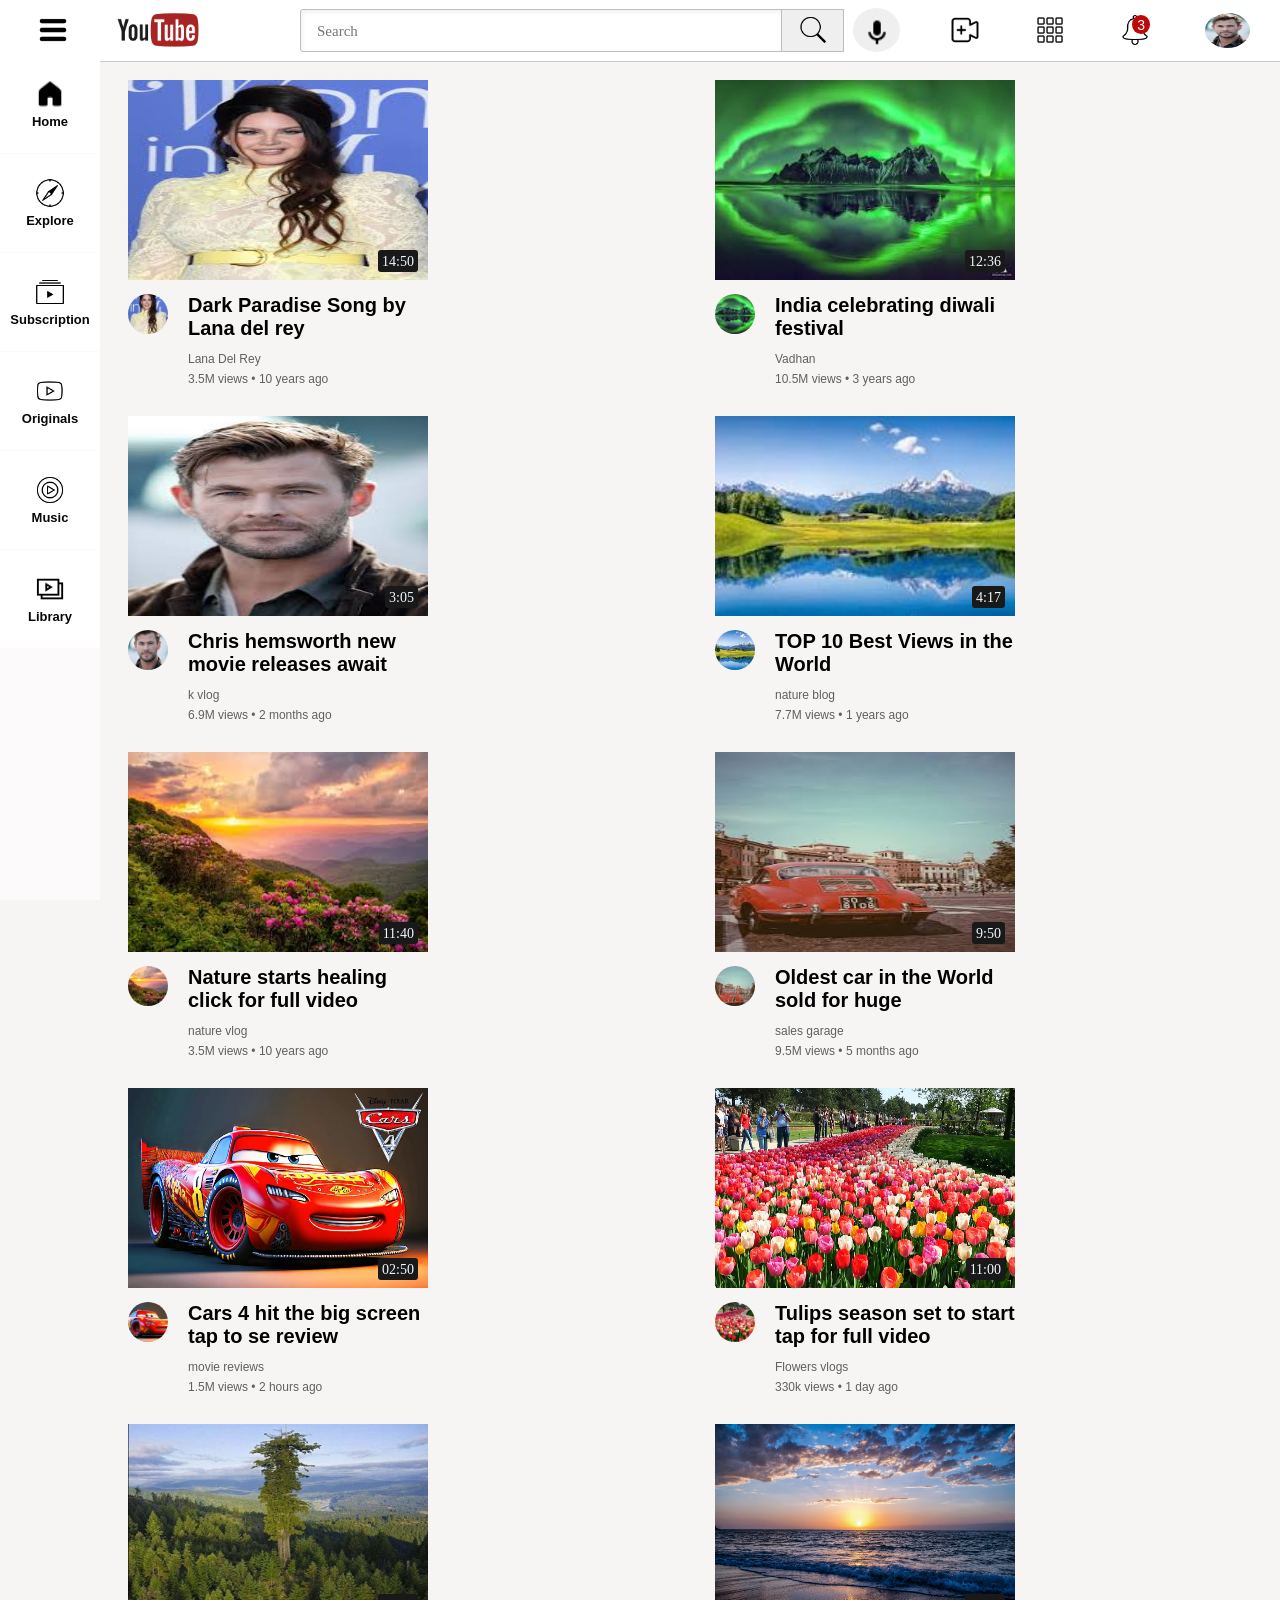
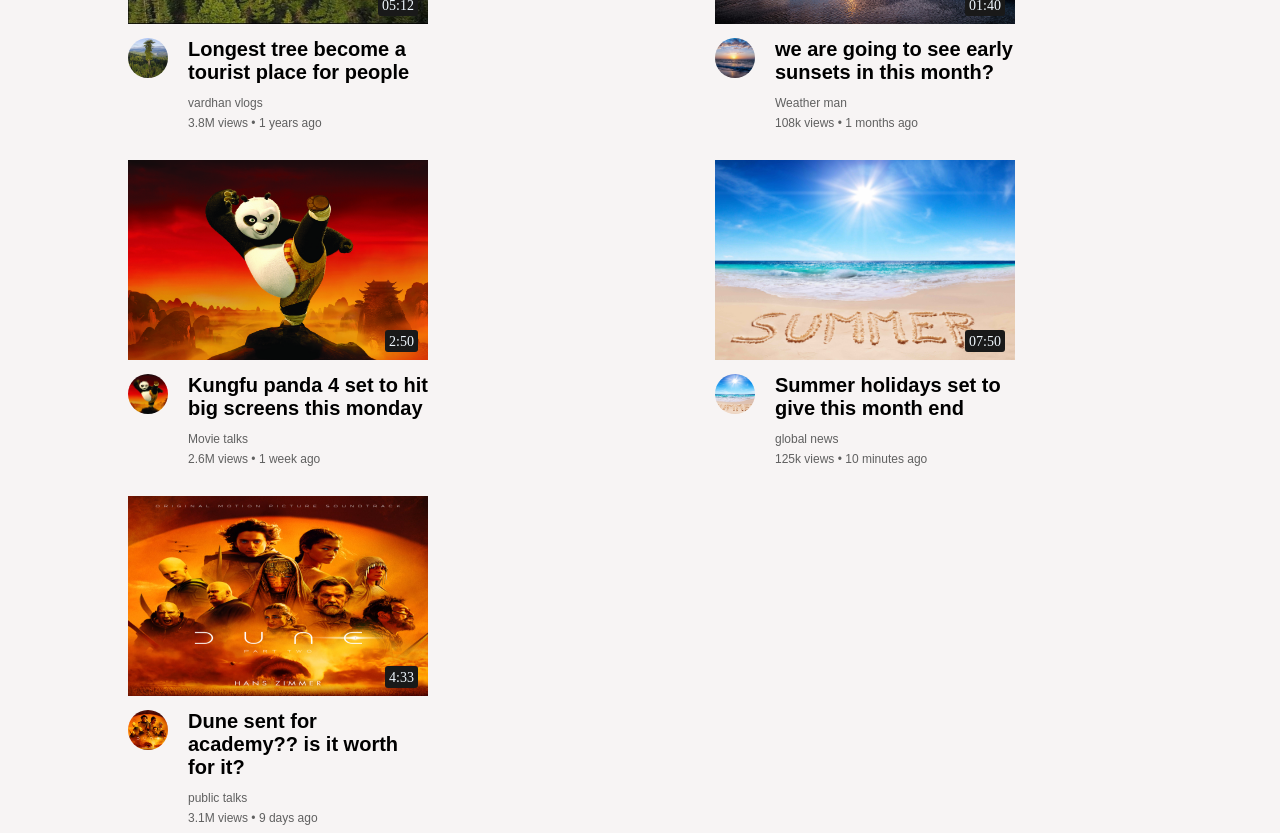
<file: index.html>
<!DOCTYPE html>
<html lang="en">
<head>
    <title>Youtube Clone</title>
</head>
<link rel="stylesheet" href="styles/body.CSS">
<link rel="stylesheet" href="styles/images.CSS">
<link rel="stylesheet" href="styles/header.CSS">
<link rel="stylesheet" href="styles/sidebar.CSS">


<body>   
        <!--header Row-->

    <div class="header">

            <div class="section-1">
                <img class="hamburger" src="icons/hamburger2.png">
                <img class="youtube-logo" src="icons/youtube2.png">
            </div>


            <div class="section-2"> 
                
                <input class="search-box" type="text" placeholder="Search">
                <button class="search-button"><img class="search" src="icons/search2.png"><div class="tooltip">Search</div></button>
                <button class="mic-button"><img class="mic" src="icons/mic2.png" ><div class="tooltip">Search with your voice</div></button>
            </div>


            <div class="section-3">

                <div class="addnew"><img class="addvideo" src="icons/videoadd2.png"><div class="tooltip">Add new</div></div>
                <div class="g-tooltip"><img class="grid-icon" src="icons/grid2.png"><div class="tooltip">Youtube apps</div></div>
            
                <div class="notification">
                    <div class="b-tooltip"><img class="bell-icon" src="icons/bell2.png"><div class="tooltip">Notifications</div></div> 
                    <div class="number">3</div>
                </div>
                
                    <img class="profile" src="images/men.jpg">

         </div>       
    </div>


<!--sidebar column-->
 

<div class="side-bar">


    <div class="sidebar-link"><img class="home" src="icons/home.png"><div>Home</div></div>
    <div class="sidebar-link"><img class="home" src="icons/explore.png"><div>Explore</div></div>
    <div class="sidebar-link"><img class="home" src="icons/subsciption.png"><div>Subscription</div></div>
    <div class="sidebar-link"><img class="home" src="icons/originals.png"><div>Originals</div></div>
    <div class="sidebar-link"><img class="home" src="icons/music.png"><div>Music</div></div>
    <div class="sidebar-link"><img class="home" src="icons/library.png"><div>Library</div></div>   
        
        
        
        
        
    
   
</div>

<!--this is for grid...........to create a grid we need a new div 
we need to move all the html code into new <div>-->

    <div class="video-grid">  
        <div class="youtube-clone">
    
                <div class="channel-thumbnail">
                    <img class="video-thumbnail" src="images/girl.jpg">
                    <div class="video-time">14:50</div>
                </div>

                
        <div class="channel-info">
                    <div class="channel-picture">
                        <img class="channel-image" src="images/girl.jpg">
                    </div>

                <div class="video-info">
                        <p class="song-name">Dark Paradise Song by Lana del rey</p>
                        <p class="singer">Lana Del Rey</p>
                        <p class="stats">3.5M views • 10 years ago</p>
                </div>
        </div>      
    </div>


<!-- 2nd video preview-->
      
    <div class="youtube-clone">
    
            <div class="channel-thumbnail">
                <img class="video-thumbnail" src="images/lights.jpg">
                <div class="video-time">12:36</div>
            </div>


            <div class="channel-info">

                <div class="channel-picture">
                    <img class="channel-image" src="images/lights.jpg">
                </div>


                <div class="video-info">
                        <p class="song-name">India celebrating diwali festival</p>
                        <p class="singer">Vadhan</p>
                        <p class="stats">10.5M views • 3 years ago</p>
                </div>

            </div>

    </div>


<!-- 3rd video preview-->

     <div class="youtube-clone">
    
            <div class="channel-thumbnail">
                <img class="video-thumbnail" src="images/men.jpg">
                <div class="video-time">3:05</div>
            </div>


            <div class="channel-info">

                <div class="channel-picture">
                    <img class="channel-image" src="images/men.jpg">
                </div>


                <div class="video-info">
                        <p class="song-name">Chris hemsworth new movie releases await</p>
                        <p class="singer">k vlog</p>
                        <p class="stats">6.9M views • 2 months ago</p>
                </div>
                
            </div>

    </div>


<!-- 4th video preview-->

 <div class="youtube-clone">
    
            <div class="channel-thumbnail">
                <img class="video-thumbnail" src="images/mountain.jpg">
                <div class="video-time">4:17</div>
            </div>


            <div class="channel-info">

                <div class="channel-picture">
                    <img class="channel-image" src="images/mountain.jpg">
                </div>


                <div class="video-info">
                        <p class="song-name">TOP 10 Best Views in the World</p>
                        <p class="singer">nature blog</p>
                        <p class="stats">7.7M views • 1 years ago</p>
                </div>
                
            </div>

    </div>




<!-- 5th video preview-->

     <div class="youtube-clone">
    
            <div class="channel-thumbnail">
                <img class="video-thumbnail" src="images/nature.jpg">
                <div class="video-time">11:40</div>
            </div>


            <div class="channel-info">

                <div class="channel-picture">
                    <img class="channel-image" src="images/nature.jpg">
                </div>


                <div class="video-info">
                        <p class="song-name">Nature starts healing click for full video</p>
                        <p class="singer">nature vlog</p>
                        <p class="stats">3.5M views • 10 years ago</p>
                </div>
                
            </div>

    </div>


<!-- 6th video preview-->

     <div class="youtube-clone">
    
            <div class="channel-thumbnail">
                <img class="video-thumbnail" src="images/retro.jpg">
                <div class="video-time">9:50</div>
            </div>


            <div class="channel-info">

                <div class="channel-picture">
                    <img class="channel-image" src="images/retro.jpg">
                </div>


                <div class="video-info">
                        <p class="song-name">Oldest car in the World sold for huge</p>
                        <p class="singer">sales garage</p>
                        <p class="stats">9.5M views • 5 months ago</p>
                </div>
                
            </div>

     </div>

     <!--7th video preview-->

    <div class="youtube-clone">
    
                <div class="channel-thumbnail">
                    <img class="video-thumbnail" src="images/cars.jpg">
                    <div class="video-time">02:50</div>
                </div>

                
        <div class="channel-info">
                    <div class="channel-picture">
                        <img class="channel-image" src="images/cars.jpg">
                    </div>

                <div class="video-info">
                        <p class="song-name">Cars 4 hit the big screen tap to se review</p>
                        <p class="singer">movie reviews</p>
                        <p class="stats">1.5M views • 2 hours ago</p>
                </div>
        </div>      
    </div>

    <!--8th video preview-->
 
    <div class="youtube-clone">
    
                <div class="channel-thumbnail">
                    <img class="video-thumbnail" src="images/tulips.jpg">
                    <div class="video-time">11:00</div>
                </div>

                
        <div class="channel-info">
                    <div class="channel-picture">
                        <img class="channel-image" src="images/tulips.jpg">
                    </div>

                <div class="video-info">
                        <p class="song-name">Tulips season set to start tap for full video</p>
                        <p class="singer">Flowers vlogs</p>
                        <p class="stats">330k views • 1 day ago</p>
                </div>
        </div>      
    </div>

    <!--9th video preview-->
  
    <div class="youtube-clone">
    
                <div class="channel-thumbnail">
                    <img class="video-thumbnail" src="images/tree.jpg">
                    <div class="video-time">05:12</div>
                </div>

                
        <div class="channel-info">
                    <div class="channel-picture">
                        <img class="channel-image" src="images/tree.jpg">
                    </div>

                <div class="video-info">
                        <p class="song-name">Longest tree become a tourist place for people</p>
                        <p class="singer">vardhan vlogs</p>
                        <p class="stats">3.8M views • 1 years ago</p>
                </div>
        </div>      
    </div>

    <!--1oth video preview-->

    <div class="youtube-clone">
    
                <div class="channel-thumbnail">
                    <img class="video-thumbnail" src="images/sunset.jpg">
                    <div class="video-time">01:40</div>
                </div>

                
        <div class="channel-info">
                    <div class="channel-picture">
                        <img class="channel-image" src="images/sunset.jpg">
                    </div>

                <div class="video-info">
                        <p class="song-name">we are going to see early sunsets in this month?</p>
                        <p class="singer">Weather man</p>
                        <p class="stats">108k views • 1 months ago</p>
                </div>
        </div>      
    </div>

    <!--11th video preview-->

    <div class="youtube-clone">
    
                <div class="channel-thumbnail">
                    <img class="video-thumbnail" src="images/panda.jpg">
                    <div class="video-time">2:50</div>
                </div>

                
        <div class="channel-info">
                    <div class="channel-picture">
                        <img class="channel-image" src="images/panda.jpg">
                    </div>

                <div class="video-info">
                        <p class="song-name">Kungfu panda 4 set to hit big screens this monday</p>
                        <p class="singer">Movie talks</p>
                        <p class="stats">2.6M views • 1 week ago</p>
                </div>
        </div>      
    </div>

    <!--12th video preview-->

  
    <div class="youtube-clone">
    
                <div class="channel-thumbnail">
                    <img class="video-thumbnail" src="images/summer.jpg">
                    <div class="video-time">07:50</div>
                </div>

        <div class="channel-info">
                    <div class="channel-picture">
                        <img class="channel-image" src="images/summer.jpg">
                    </div>

                <div class="video-info">
                        <p class="song-name">Summer holidays set to give this month end</p>
                        <p class="singer">global news</p>
                        <p class="stats">125k views • 10 minutes ago</p>
                </div>
        </div>      
    </div>

    <!--13th video preview-->

    <div class="youtube-clone">
    
                <div class="channel-thumbnail">
                    <img class="video-thumbnail" src="images/dune.jpg">
                    <div class="video-time">4:33</div>
                </div>

                
             <div class="channel-info">
                        <div class="channel-picture">
                        <img class="channel-image" src="images/dune.jpg">
                    </div>

                <div class="video-info">
                        <p class="song-name">Dune sent for academy?? is it worth for it?</p>
                        <p class="singer">public talks</p>
                        <p class="stats">3.1M views • 9 days ago</p>
                </div>
        </div>      
    </div>
</div>
    
  
</body>
</html>
</file>
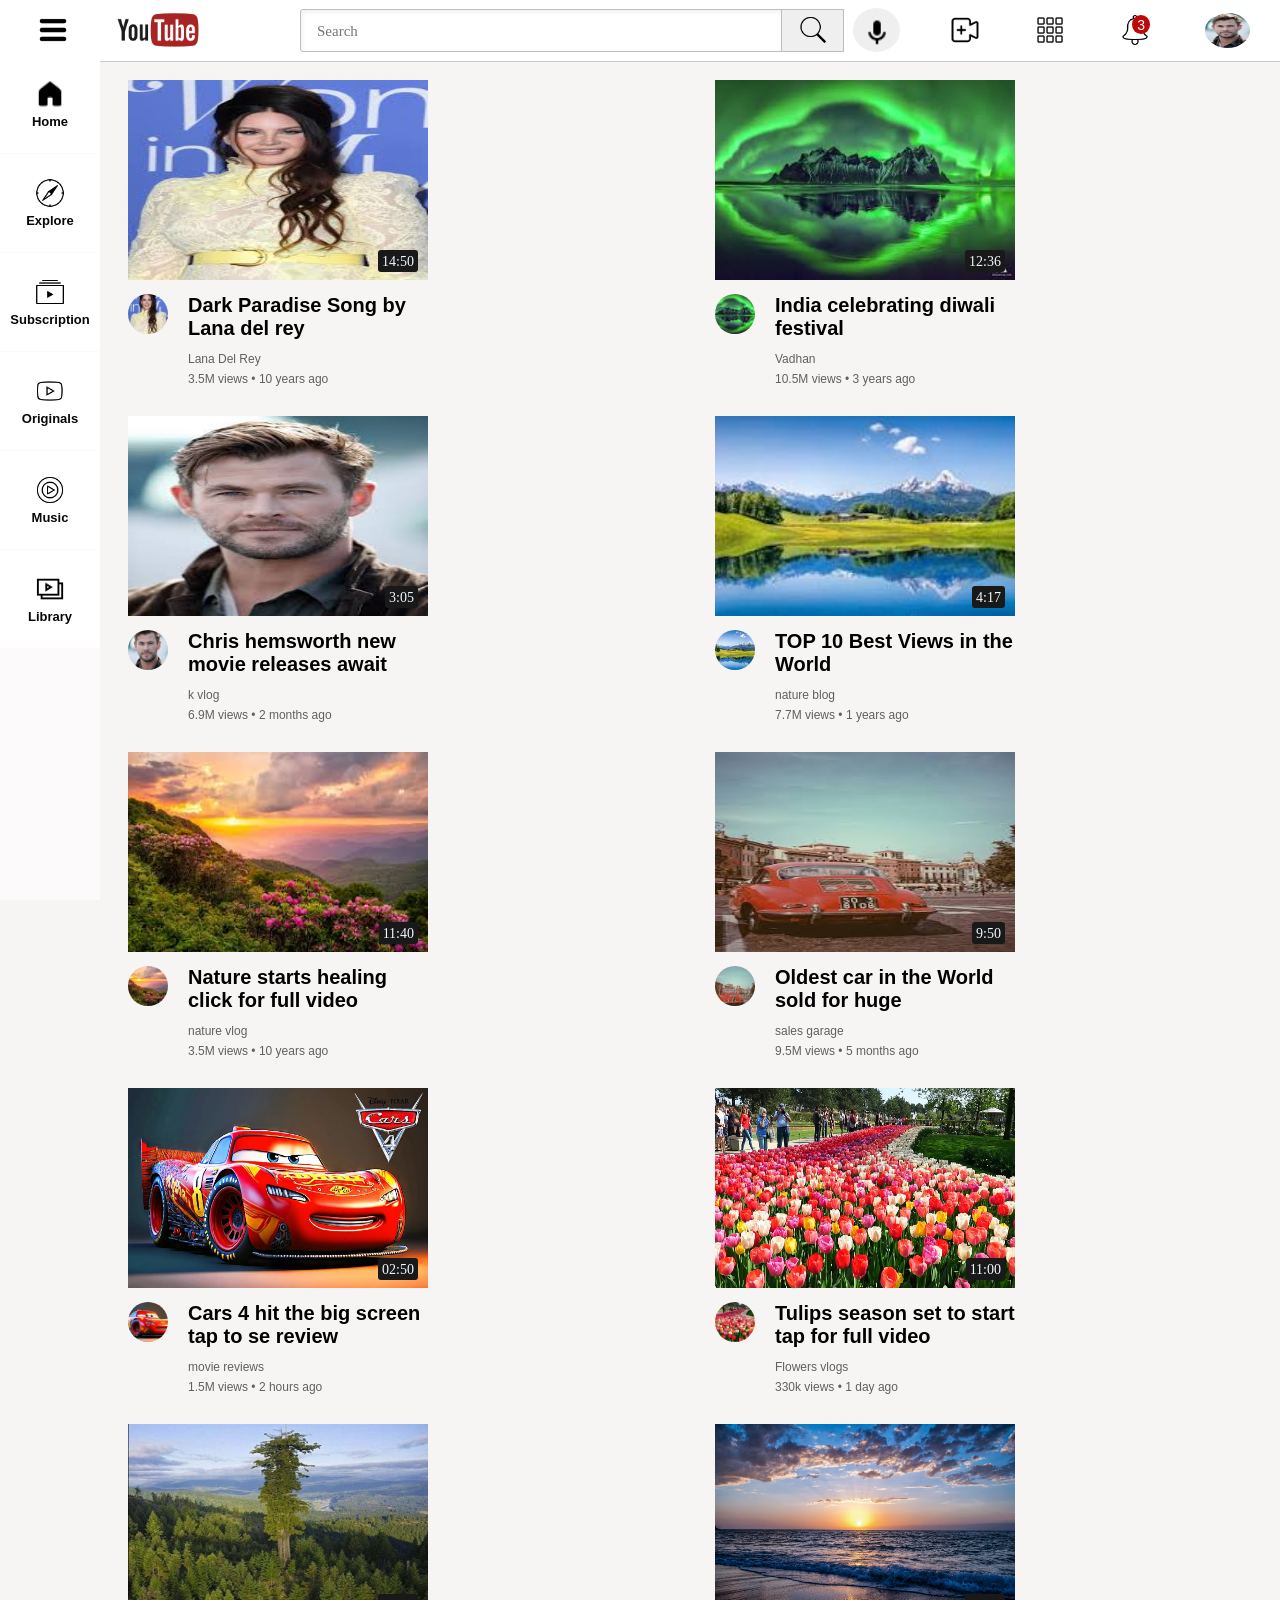
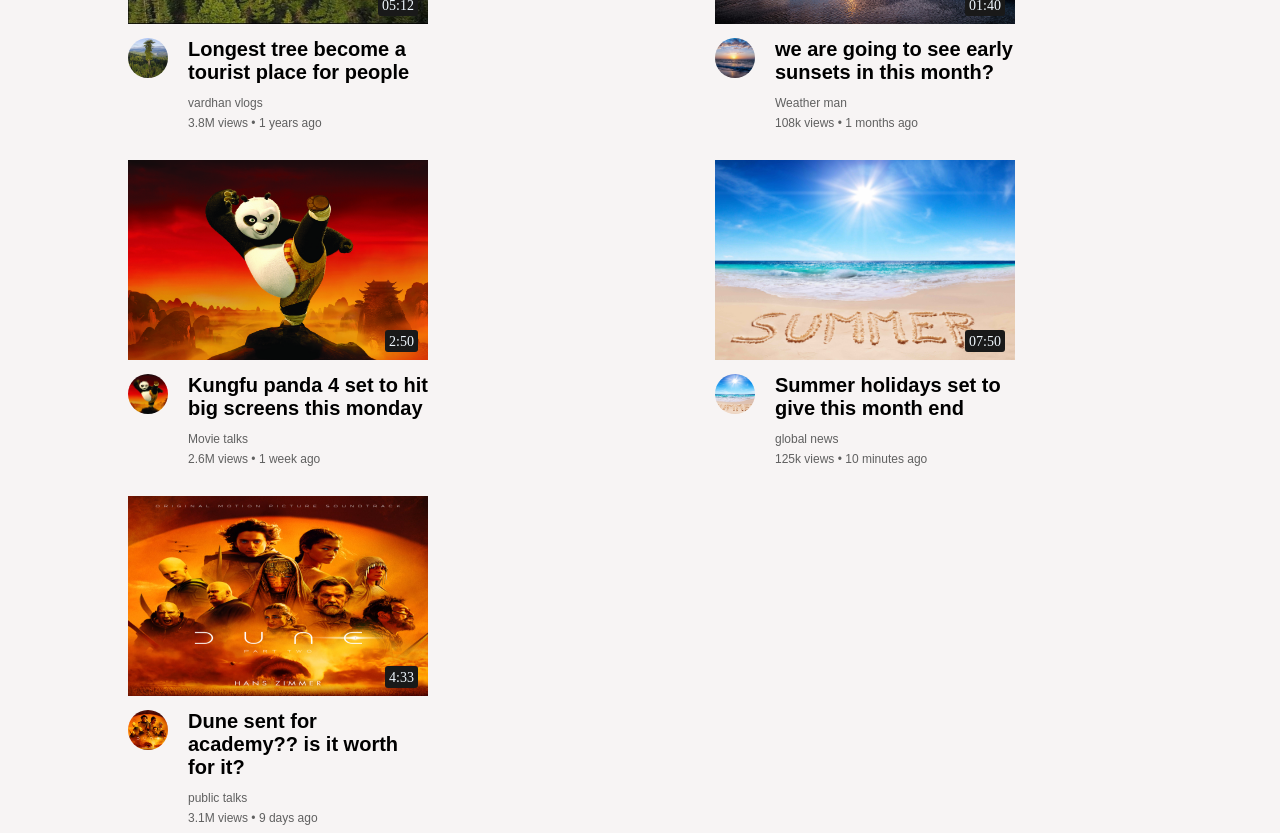
<file: YC.HTML>
<!DOCTYPE html>
<html lang="en">
<head>
    <title>Youtube Clone</title>
</head>
<link rel="stylesheet" href="styles/body.CSS">
<link rel="stylesheet" href="styles/images.CSS">
<link rel="stylesheet" href="styles/header.CSS">
<link rel="stylesheet" href="styles/sidebar.CSS">


<body>   
        <!--header Row-->

    <div class="header">

            <div class="section-1">
                <img class="hamburger" src="icons/hamburger2.png">
                <img class="youtube-logo" src="icons/youtube2.png">
            </div>


            <div class="section-2"> 
                
                <input class="search-box" type="text" placeholder="Search">
                <button class="search-button"><img class="search" src="icons/search2.png"><div class="tooltip">Search</div></button>
                <button class="mic-button"><img class="mic" src="icons/mic2.png" ><div class="tooltip">Search with your voice</div></button>
            </div>


            <div class="section-3">

                <div class="addnew"><img class="addvideo" src="icons/videoadd2.png"><div class="tooltip">Add new</div></div>
                <div class="g-tooltip"><img class="grid-icon" src="icons/grid2.png"><div class="tooltip">Youtube apps</div></div>
            
                <div class="notification">
                    <div class="b-tooltip"><img class="bell-icon" src="icons/bell2.png"><div class="tooltip">Notifications</div></div> 
                    <div class="number">3</div>
                </div>
                
                    <img class="profile" src="images/men.jpg">

         </div>       
    </div>


<!--sidebar column-->
 

<div class="side-bar">


    <div class="sidebar-link"><img class="home" src="icons/home.png"><div>Home</div></div>
    <div class="sidebar-link"><img class="home" src="icons/explore.png"><div>Explore</div></div>
    <div class="sidebar-link"><img class="home" src="icons/subsciption.png"><div>Subscription</div></div>
    <div class="sidebar-link"><img class="home" src="icons/originals.png"><div>Originals</div></div>
    <div class="sidebar-link"><img class="home" src="icons/music.png"><div>Music</div></div>
    <div class="sidebar-link"><img class="home" src="icons/library.png"><div>Library</div></div>   
        
        
        
        
        
    
   
</div>

<!--this is for grid...........to create a grid we need a new div 
we need to move all the html code into new <div>-->

    <div class="video-grid">  
        <div class="youtube-clone">
    
                <div class="channel-thumbnail">
                    <img class="video-thumbnail" src="images/girl.jpg">
                    <div class="video-time">14:50</div>
                </div>

                
        <div class="channel-info">
                    <div class="channel-picture">
                        <img class="channel-image" src="images/girl.jpg">
                    </div>

                <div class="video-info">
                        <p class="song-name">Dark Paradise Song by Lana del rey</p>
                        <p class="singer">Lana Del Rey</p>
                        <p class="stats">3.5M views • 10 years ago</p>
                </div>
        </div>      
    </div>


<!-- 2nd video preview-->
      
    <div class="youtube-clone">
    
            <div class="channel-thumbnail">
                <img class="video-thumbnail" src="images/lights.jpg">
                <div class="video-time">12:36</div>
            </div>


            <div class="channel-info">

                <div class="channel-picture">
                    <img class="channel-image" src="images/lights.jpg">
                </div>


                <div class="video-info">
                        <p class="song-name">India celebrating diwali festival</p>
                        <p class="singer">Vadhan</p>
                        <p class="stats">10.5M views • 3 years ago</p>
                </div>

            </div>

    </div>


<!-- 3rd video preview-->

     <div class="youtube-clone">
    
            <div class="channel-thumbnail">
                <img class="video-thumbnail" src="images/men.jpg">
                <div class="video-time">3:05</div>
            </div>


            <div class="channel-info">

                <div class="channel-picture">
                    <img class="channel-image" src="images/men.jpg">
                </div>


                <div class="video-info">
                        <p class="song-name">Chris hemsworth new movie releases await</p>
                        <p class="singer">k vlog</p>
                        <p class="stats">6.9M views • 2 months ago</p>
                </div>
                
            </div>

    </div>


<!-- 4th video preview-->

 <div class="youtube-clone">
    
            <div class="channel-thumbnail">
                <img class="video-thumbnail" src="images/mountain.jpg">
                <div class="video-time">4:17</div>
            </div>


            <div class="channel-info">

                <div class="channel-picture">
                    <img class="channel-image" src="images/mountain.jpg">
                </div>


                <div class="video-info">
                        <p class="song-name">TOP 10 Best Views in the World</p>
                        <p class="singer">nature blog</p>
                        <p class="stats">7.7M views • 1 years ago</p>
                </div>
                
            </div>

    </div>




<!-- 5th video preview-->

     <div class="youtube-clone">
    
            <div class="channel-thumbnail">
                <img class="video-thumbnail" src="images/nature.jpg">
                <div class="video-time">11:40</div>
            </div>


            <div class="channel-info">

                <div class="channel-picture">
                    <img class="channel-image" src="images/nature.jpg">
                </div>


                <div class="video-info">
                        <p class="song-name">Nature starts healing click for full video</p>
                        <p class="singer">nature vlog</p>
                        <p class="stats">3.5M views • 10 years ago</p>
                </div>
                
            </div>

    </div>


<!-- 6th video preview-->

     <div class="youtube-clone">
    
            <div class="channel-thumbnail">
                <img class="video-thumbnail" src="images/retro.jpg">
                <div class="video-time">9:50</div>
            </div>


            <div class="channel-info">

                <div class="channel-picture">
                    <img class="channel-image" src="images/retro.jpg">
                </div>


                <div class="video-info">
                        <p class="song-name">Oldest car in the World sold for huge</p>
                        <p class="singer">sales garage</p>
                        <p class="stats">9.5M views • 5 months ago</p>
                </div>
                
            </div>

     </div>

     <!--7th video preview-->

    <div class="youtube-clone">
    
                <div class="channel-thumbnail">
                    <img class="video-thumbnail" src="images/cars.jpg">
                    <div class="video-time">02:50</div>
                </div>

                
        <div class="channel-info">
                    <div class="channel-picture">
                        <img class="channel-image" src="images/cars.jpg">
                    </div>

                <div class="video-info">
                        <p class="song-name">Cars 4 hit the big screen tap to se review</p>
                        <p class="singer">movie reviews</p>
                        <p class="stats">1.5M views • 2 hours ago</p>
                </div>
        </div>      
    </div>

    <!--8th video preview-->
 
    <div class="youtube-clone">
    
                <div class="channel-thumbnail">
                    <img class="video-thumbnail" src="images/tulips.jpg">
                    <div class="video-time">11:00</div>
                </div>

                
        <div class="channel-info">
                    <div class="channel-picture">
                        <img class="channel-image" src="images/tulips.jpg">
                    </div>

                <div class="video-info">
                        <p class="song-name">Tulips season set to start tap for full video</p>
                        <p class="singer">Flowers vlogs</p>
                        <p class="stats">330k views • 1 day ago</p>
                </div>
        </div>      
    </div>

    <!--9th video preview-->
  
    <div class="youtube-clone">
    
                <div class="channel-thumbnail">
                    <img class="video-thumbnail" src="images/tree.jpg">
                    <div class="video-time">05:12</div>
                </div>

                
        <div class="channel-info">
                    <div class="channel-picture">
                        <img class="channel-image" src="images/tree.jpg">
                    </div>

                <div class="video-info">
                        <p class="song-name">Longest tree become a tourist place for people</p>
                        <p class="singer">vardhan vlogs</p>
                        <p class="stats">3.8M views • 1 years ago</p>
                </div>
        </div>      
    </div>

    <!--1oth video preview-->

    <div class="youtube-clone">
    
                <div class="channel-thumbnail">
                    <img class="video-thumbnail" src="images/sunset.jpg">
                    <div class="video-time">01:40</div>
                </div>

                
        <div class="channel-info">
                    <div class="channel-picture">
                        <img class="channel-image" src="images/sunset.jpg">
                    </div>

                <div class="video-info">
                        <p class="song-name">we are going to see early sunsets in this month?</p>
                        <p class="singer">Weather man</p>
                        <p class="stats">108k views • 1 months ago</p>
                </div>
        </div>      
    </div>

    <!--11th video preview-->

    <div class="youtube-clone">
    
                <div class="channel-thumbnail">
                    <img class="video-thumbnail" src="images/panda.jpg">
                    <div class="video-time">2:50</div>
                </div>

                
        <div class="channel-info">
                    <div class="channel-picture">
                        <img class="channel-image" src="images/panda.jpg">
                    </div>

                <div class="video-info">
                        <p class="song-name">Kungfu panda 4 set to hit big screens this monday</p>
                        <p class="singer">Movie talks</p>
                        <p class="stats">2.6M views • 1 week ago</p>
                </div>
        </div>      
    </div>

    <!--12th video preview-->

  
    <div class="youtube-clone">
    
                <div class="channel-thumbnail">
                    <img class="video-thumbnail" src="images/summer.jpg">
                    <div class="video-time">07:50</div>
                </div>

        <div class="channel-info">
                    <div class="channel-picture">
                        <img class="channel-image" src="images/summer.jpg">
                    </div>

                <div class="video-info">
                        <p class="song-name">Summer holidays set to give this month end</p>
                        <p class="singer">global news</p>
                        <p class="stats">125k views • 10 minutes ago</p>
                </div>
        </div>      
    </div>

    <!--13th video preview-->

    <div class="youtube-clone">
    
                <div class="channel-thumbnail">
                    <img class="video-thumbnail" src="images/dune.jpg">
                    <div class="video-time">4:33</div>
                </div>

                
             <div class="channel-info">
                        <div class="channel-picture">
                        <img class="channel-image" src="images/dune.jpg">
                    </div>

                <div class="video-info">
                        <p class="song-name">Dune sent for academy?? is it worth for it?</p>
                        <p class="singer">public talks</p>
                        <p class="stats">3.1M views • 9 days ago</p>
                </div>
        </div>      
    </div>
</div>
    
  
</body>
</html>
</file>
<file: styles/body.CSS>
.video-grid   {
                
            display: grid;
            grid-template-columns: 1fr 1fr 1fr ;
            column-gap: 40px;
            row-gap: 30px;

}

@media (max-width: 750px) {
    .video-grid {
        grid-template-columns: 1fr  ;
    
    }
}


@media (min-width: 751px) and (max-width: 1365px){
    .video-grid {
        grid-template-columns: 1fr 1fr ;
    }
}

@media (min-width: 1366px) {
    .video-grid {

        grid-template-columns: 1fr 1fr 1fr 1fr ;
        display: -ms-inline-grid

    }
}

.youtube-clone {
    width: 300px;
    
}



.channel-info {
        display: grid;
        grid-template-columns: 60px 1fr;


}


p {
    font-family: roboto, arial, sans-serif;
    display: block;
    margin: 0;
}

.song-name {
    font-size: 20px;
    font-weight: bold;
    margin-bottom: 12px;

}

.singer {
    font-size: 12px;
    color: #606060;
    margin-bottom: 6px;
}

.stats {
    font-size: 12px;
    color: #606060;
  
}



body {
    margin-top:0px;
    padding-top: 80px;
    padding-left: 120px;
    padding-right: 10px;
    background-color: #f7f4f4;
    
}
</file>
<file: styles/images.CSS>
.channel-thumbnail {
    margin-bottom: 10px;  
    position: relative;
    width: 300px;
    padding-left: none;

}


.video-thumbnail {
    width: 100%;
    height: 200px;
    object-fit: fill;
}

.video-time {
    position: absolute;
    bottom: 12px;
    right: 10px;
    background-color: rgb(25, 25, 25);
    color: aliceblue;
    border-radius: 3px;
    padding: 4px 4px 2px 4px;
    font-size: 14px;  
}

.channel-image {
    width: 40px;
    height: 40px;
    border-radius: 50%;
    margin: 0px 0px 0px 0px;
    object-fit: cover;
}

.channel-picture {
    width: 60px;
    display: inline-block;
    vertical-align: center;
}
</file>
<file: styles/header.CSS>
.header {
    height: 60px;

    display: flex;
    flex-direction: row;
    justify-content: space-between;
    align-items: center;
    position: fixed;
    top: 0;
    left: 0;
    right: 0;
    z-index: 1;

    background-color: white;
    padding-bottom: 1px;
    margin: 0;
    border-bottom: 1px;
    border-bottom-style: solid;
    border-bottom-color: rgb(204, 203, 202);
  


    
}

.section-1 {
    width: 200px;
    display: flex;
    align-items: center;
    margin-left: 15px;
    
}

.section-2 {
    
    flex: 1;
    margin-left: 70px;
    margin-right: 35px;
    max-width: 600px;
    align-items: center;
    display: flex;


} 

.section-3 {
    
    width: 300px;
    justify-content: space-between;
    display: flex;
    align-items: center;
    margin-right: 30px;
}

.hamburger {
    width:40px;
    margin-right: 30px;
    margin-left: 18px;
}

.youtube-logo {
    width: 90px;
    margin-left: 10px;
}

.search-box { 
    flex: 1 ;
    height: 39px;
    padding-left: 10px;
    font-size: 18px;
    border-width: 1px;
    border-style: solid;
    border-color: rgb(190, 190, 190);
    border-radius: 3px;
    box-shadow: inset 1px 2px 5px rgb(240, 239, 239);
    
}

.search-box::placeholder {
    padding-left: 6px;
    font-size: 15px;
    font-family: Roboto, Oxygen ;
}

.search-button {
        
        width: 63px;
        height: 43px;
        margin-left: -2px;
        border-width: 1px;
        border-style: solid;
        border-color: rgb(190, 189, 189);
        padding-bottom: 0.5px;

        position: relative;

}
 
/* tooltip combined with selectors */

.search-button .tooltip,
.mic-button .tooltip,
.addnew .tooltip,
.g-tooltip .tooltip,
.b-tooltip .tooltip{
    position: absolute;
    background-color: rgb(92, 92, 92);
    color: white;
    padding: 4px 8px 4px 8px;
    border-radius: 2px;
    font-size: 12px;
    bottom: -30px;
    opacity: 0;
    transition: 0.05;
    pointer-events: none;
    white-space: nowrap;


}

.search-button:hover .tooltip,
.mic-button:hover .tooltip,
.addnew:hover .tooltip,
.g-tooltip:hover .tooltip,
.b-tooltip:hover .tooltip{
    opacity: 1;
}



.search {
    width: 30px;
    
}

.mic {
    width:30px;
    height:30px;
    margin-top: 5px; 
    padding: 3 3 3 3;
}

.mic-button {
    width: 47px;
    height: 44px;
    border-radius: 50%;
    margin-left: 9px;
    border: none;
    position: relative;
}


.search-button,
.mic-button,
.addnew,
.g-tooltip,
.b-tooltip{
    display: flex;
    justify-content: center;
    align-items: center;
}


.addnew,
.g-tooltip,
.b-tooltip{
    position: relative;
      
}

.addvideo {
    width:30px;
}


.grid-icon {
    width: 30px;
}

.bell-icon {
    width: 30px;
}

.profile {
    width:45px;
    height: 35px;
    border-radius: 50%;
}

.notification{
    position: relative;
}

.number {
    position: absolute;
    top: 0;
    right: 0;
    font-size: 14px;
    font-family: arial, Roboto;
    background-color: rgb(190, 8, 8);
    color: aliceblue;
    border-radius: 50%;
    padding: 2px 5px 1px 5px;
}
</file>
<file: styles/sidebar.CSS>
.side-bar {
    background-color: rgb(252, 250, 250);
    color: rgb(8, 8, 8);
    position: fixed;
    left: 0;
    bottom: 0;
    top: 60px;
    width: 100px;
    z-index: 2;
    padding-top: 0px ;
    

}

.sidebar-link {
      height: 98px;
      margin-top: -5px;
      margin-bottom: 6px;
      background-color:white;

      display: flex;
      justify-content: center;
      align-items: center;
      flex-direction: column;

}

.sidebar-link:hover {
    background-color: rgb(208, 210, 211);
    cursor: pointer;
}


.sidebar-link img {
        height: 30px; 
        margin-bottom: 5px;

}

.sidebar-link div {
    font-size: 13px;
    font-family: arial;
    font-weight: bold;

}
</file>
